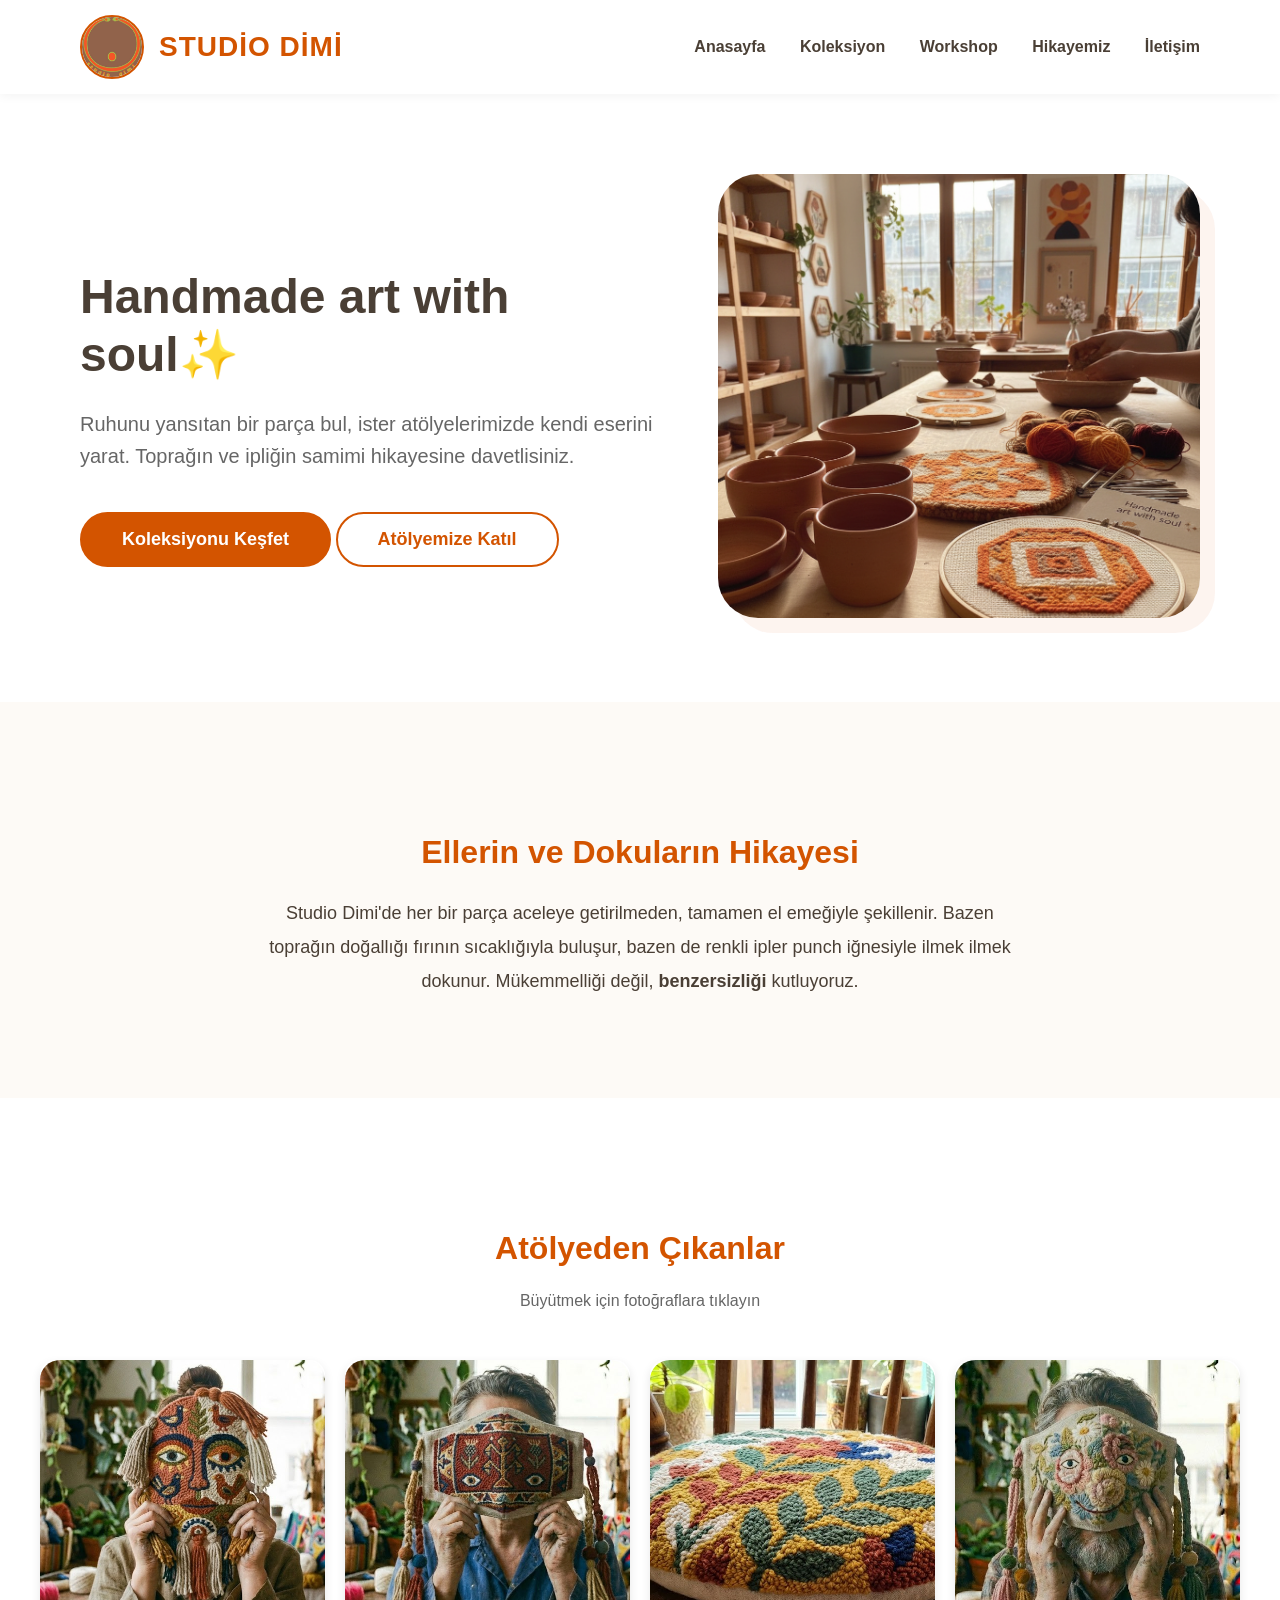
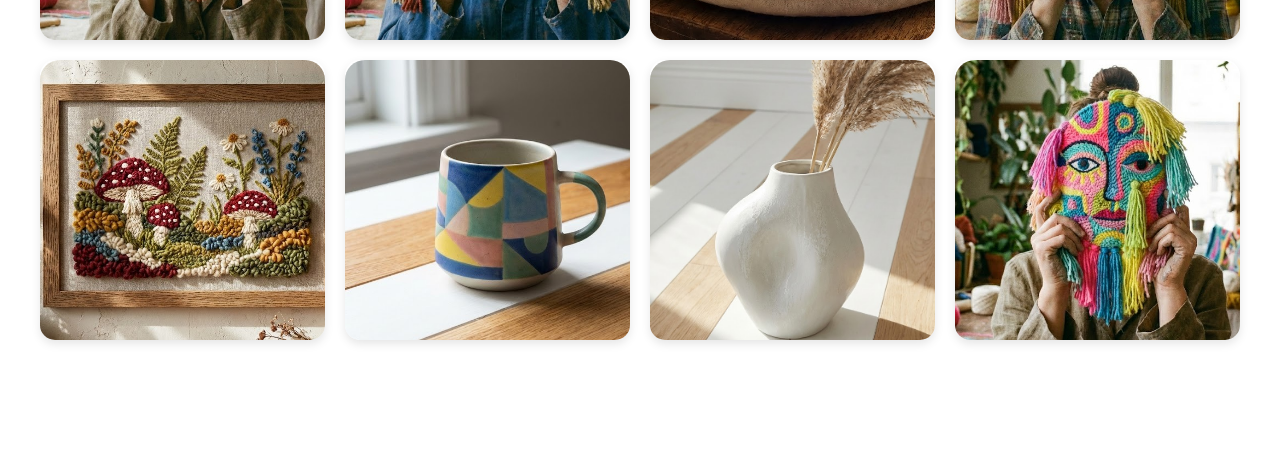
<file: index.html>
<!DOCTYPE html>
<html lang="tr">
<head>
    <meta charset="UTF-8">
    <meta name="viewport" content="width=device-width, initial-scale=1.0">
    <title>Studio Dimi | Handmade Art with Soul</title>
    <link rel="icon" type="image/png" href="image/logo.png">
    <meta name="description" content="Studio Dimi handmade art with soul">
    <meta name="keywords" content="studio, dimi, handmade, seramik, atölye, workshop">    
    <link rel="stylesheet" href="style.css">
</head>
<body>
    
    <header class="ust-kisim"> 
        <div class="logo">
            <a href="index.html">
                <img src="image/logo.png" alt="Studio Dimi Logo" class="logo-img">
                <span class="logo-metin">Studio Dimi</span>
            </a>
        </div>
        <nav class="menu">
            <a href="index.html">Anasayfa</a>
            <a href="koleksiyon.html">Koleksiyon</a>
            <a href="workshop.html">Workshop</a>
            <a href="hikayemiz.html">Hikayemiz</a>
            <a href="iletisim.html">İletişim</a>
        </nav>
    </header>

    <main>
        <section class="ana-ekran" style="display: flex; flex-direction: row; height: auto; padding: 80px; align-items: center; gap: 60px; text-align: left; background: #fff;">
            <div style="flex: 1.2;">
                <h2 style="font-size: 48px; margin-bottom: 25px; line-height: 1.2;">Handmade art with soul✨</h2>
                <p style="font-size: 20px; margin-bottom: 40px; color: #666; line-height: 1.6;">Ruhunu yansıtan bir parça bul, ister atölyelerimizde kendi eserini yarat. Toprağın ve ipliğin samimi hikayesine davetlisiniz.</p>
                <div class="buton-grubu" style="justify-content: flex-start;">
                    <a href="koleksiyon.html" class="buton buton-birincil">Koleksiyonu Keşfet</a>
                    <a href="workshop.html" class="buton buton-ikincil">Atölyemize Katıl</a>
                </div>
            </div>
            <div style="flex: 1;">
                <img src="image/hero-banner.jpg" alt="Studio Dimi Sanatı" style="width: 100%; border-radius: 40px; box-shadow: 15px 15px 0px #D3540010;">
            </div>
        </section>

        <section style="padding: 100px 20px; text-align: center; background-color: #fdfaf6;">
            <h3>Ellerin ve Dokuların Hikayesi</h3>
            <p style="max-width: 750px; margin: 0 auto; line-height: 1.9; font-size: 18px;">
                Studio Dimi'de her bir parça aceleye getirilmeden, tamamen el emeğiyle şekillenir. Bazen toprağın doğallığı fırının sıcaklığıyla buluşur, bazen de renkli ipler punch iğnesiyle ilmek ilmek dokunur. Mükemmelliği değil, <b>benzersizliği</b> kutluyoruz.
            </p>
        </section>

        <section style="padding: 100px 20px; text-align: center; background-color: #fff;">
            <h3>Atölyeden Çıkanlar</h3>
            <p style="color: #666; margin-bottom: 30px;">Büyütmek için fotoğraflara tıklayın</p>
            
            <div class="urun-galerisi">
                <div class="urun-karti"><img src="image/maskeler.jpg" alt="Studio Dimi Ürün" onclick="acModal(this.src)"></div>
                <div class="urun-karti"><img src="image/punchmask.jpg" alt="Studio Dimi Ürün" onclick="acModal(this.src)"></div>
                <div class="urun-karti"><img src="image/punchminder.jpg" alt="Studio Dimi Ürün" onclick="acModal(this.src)"></div>
                <div class="urun-karti"><img src="image/maskecalima.jpg" alt="Studio Dimi Ürün" onclick="acModal(this.src)"></div>
                <div class="urun-karti"><img src="image/mantarcalisma.jpg" alt="Studio Dimi Ürün" onclick="acModal(this.src)"></div>
                <div class="urun-karti"><img src="image/seramik.jpg" alt="Studio Dimi Ürün" onclick="acModal(this.src)"></div>
                <div class="urun-karti"><img src="image/vazo.jpg" alt="Studio Dimi Ürün" onclick="acModal(this.src)"></div>
                <div class="urun-karti"><img src="image/renklimaske.jpg" alt="Studio Dimi Ürün" onclick="acModal(this.src)"></div>
            </div>
        </section>
    </main>

    <div id="resimModal" class="modal">
        <span class="kapat" onclick="kapatModal()">&times;</span>
        <img class="modal-icerik" id="buyutulmusResim">
    </div>

    <script>
        function acModal(resimKaynagi) {
            var modal = document.getElementById("resimModal");
            var buyutulmusImg = document.getElementById("buyutulmusResim");
            modal.style.display = "block";
            buyutulmusImg.src = resimKaynagi;
        }

        function kapatModal() {
            var modal = document.getElementById("resimModal");
            modal.style.display = "none";
        }
        
        // Modal açıkken dışarı tıklanırsa da kapansın
        window.onclick = function(event) {
            var modal = document.getElementById("resimModal");
            if (event.target == modal) {
                modal.style.display = "none";
            }
        }
    </script>
</body>
</html>
</file>
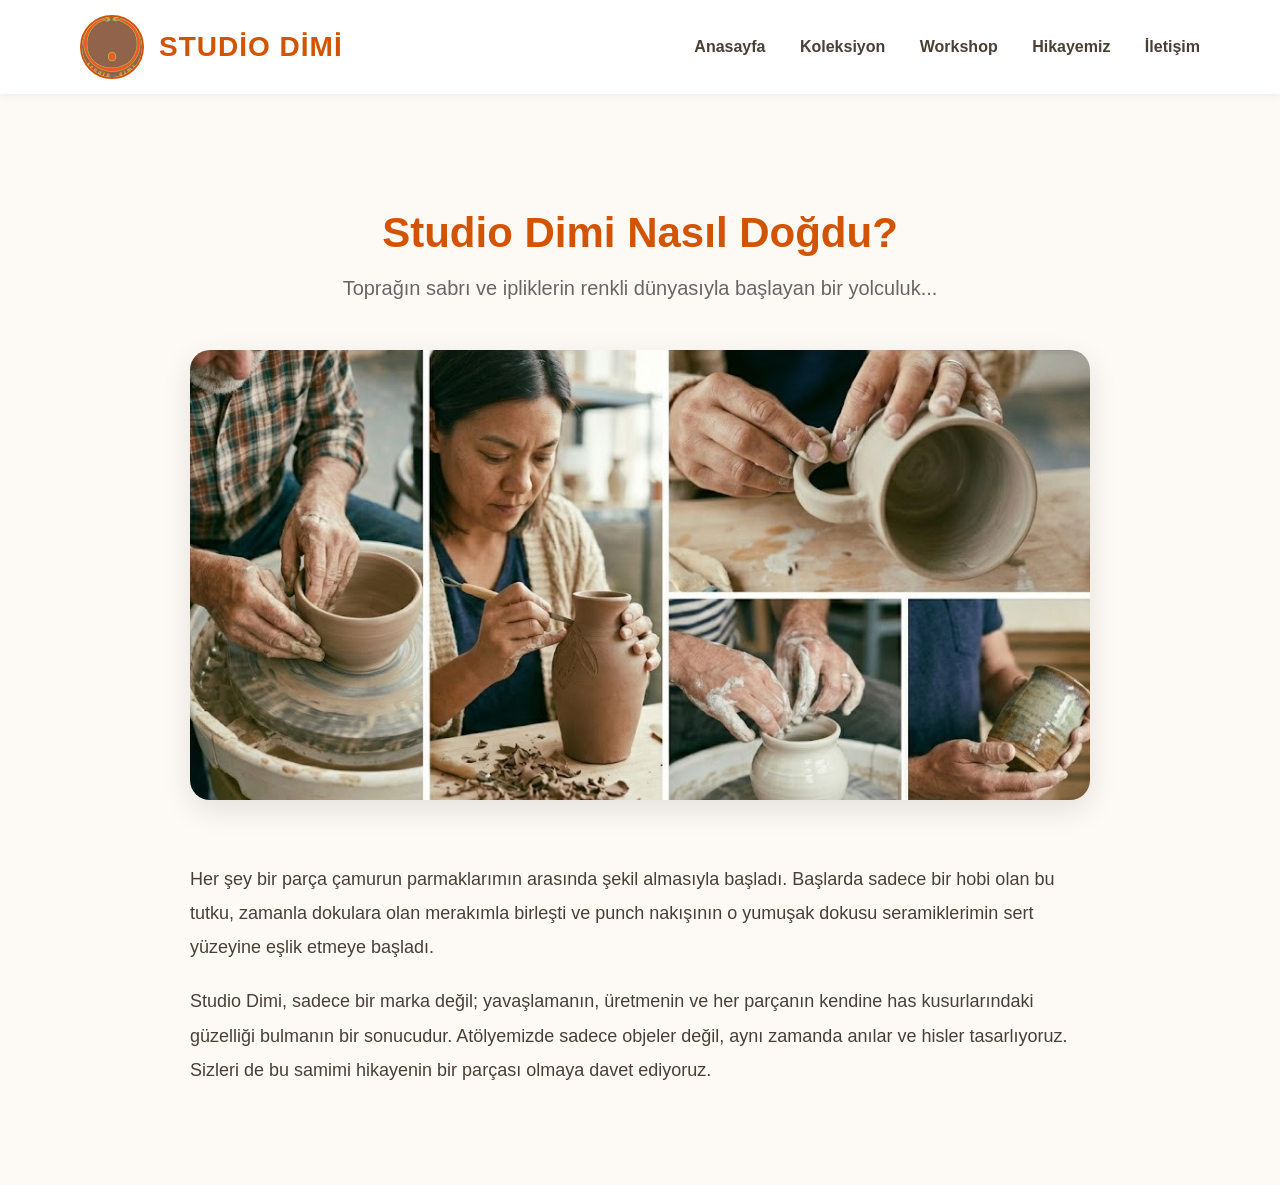
<file: hikayemiz.html>
<!DOCTYPE html>
<html lang="tr">
<head>
    <meta charset="UTF-8">
    <meta name="viewport" content="width=device-width, initial-scale=1.0">
    <title>Hikayemiz | Studio Dimi</title>
    <link rel="icon" type="image/png" href="image/logo.png">
    <link rel="stylesheet" href="style.css">
</head>
<body>
    
    <header class="ust-kisim"> 
        <div class="logo">
            <a href="index.html">
                <img src="image/logo.png" alt="Studio Dimi Logo" class="logo-img">
                <span class="logo-metin">Studio Dimi</span>
            </a>
        </div>
        <nav class="menu">
            <a href="index.html">Anasayfa</a>
            <a href="koleksiyon.html">Koleksiyon</a>
            <a href="workshop.html">Workshop</a>
            <a href="hikayemiz.html">Hikayemiz</a>
            <a href="iletisim.html">İletişim</a>
        </nav>
    </header>

    <main style="padding: 80px 20px; max-width: 900px; margin: 0 auto; text-align: center;">
        
        <h2 style="font-size: 42px; color: #D35400; margin-bottom: 20px;">Studio Dimi Nasıl Doğdu?</h2>
        <p style="font-size: 20px; color: #666; margin-bottom: 50px;">Toprağın sabrı ve ipliklerin renkli dünyasıyla başlayan bir yolculuk...</p>

        <img src="image/seramikworkshop.jpg" alt="Studio Dimi Atölye" style="width: 100%; height: 450px; object-fit: cover; border-radius: 20px; box-shadow: 0 10px 30px rgba(0,0,0,0.1); margin-bottom: 40px;">

        <div style="text-align: left; line-height: 1.9; font-size: 18px; color: #4a3f35;">
            <p style="margin-bottom: 20px;">
                Her şey bir parça çamurun parmaklarımın arasında şekil almasıyla başladı. Başlarda sadece bir hobi olan bu tutku, zamanla dokulara olan merakımla birleşti ve punch nakışının o yumuşak dokusu seramiklerimin sert yüzeyine eşlik etmeye başladı.
            </p>
            <p>
                Studio Dimi, sadece bir marka değil; yavaşlamanın, üretmenin ve her parçanın kendine has kusurlarındaki güzelliği bulmanın bir sonucudur. Atölyemizde sadece objeler değil, aynı zamanda anılar ve hisler tasarlıyoruz. Sizleri de bu samimi hikayenin bir parçası olmaya davet ediyoruz.
            </p>
        </div>
    </main>

</body>
</html>
</file>
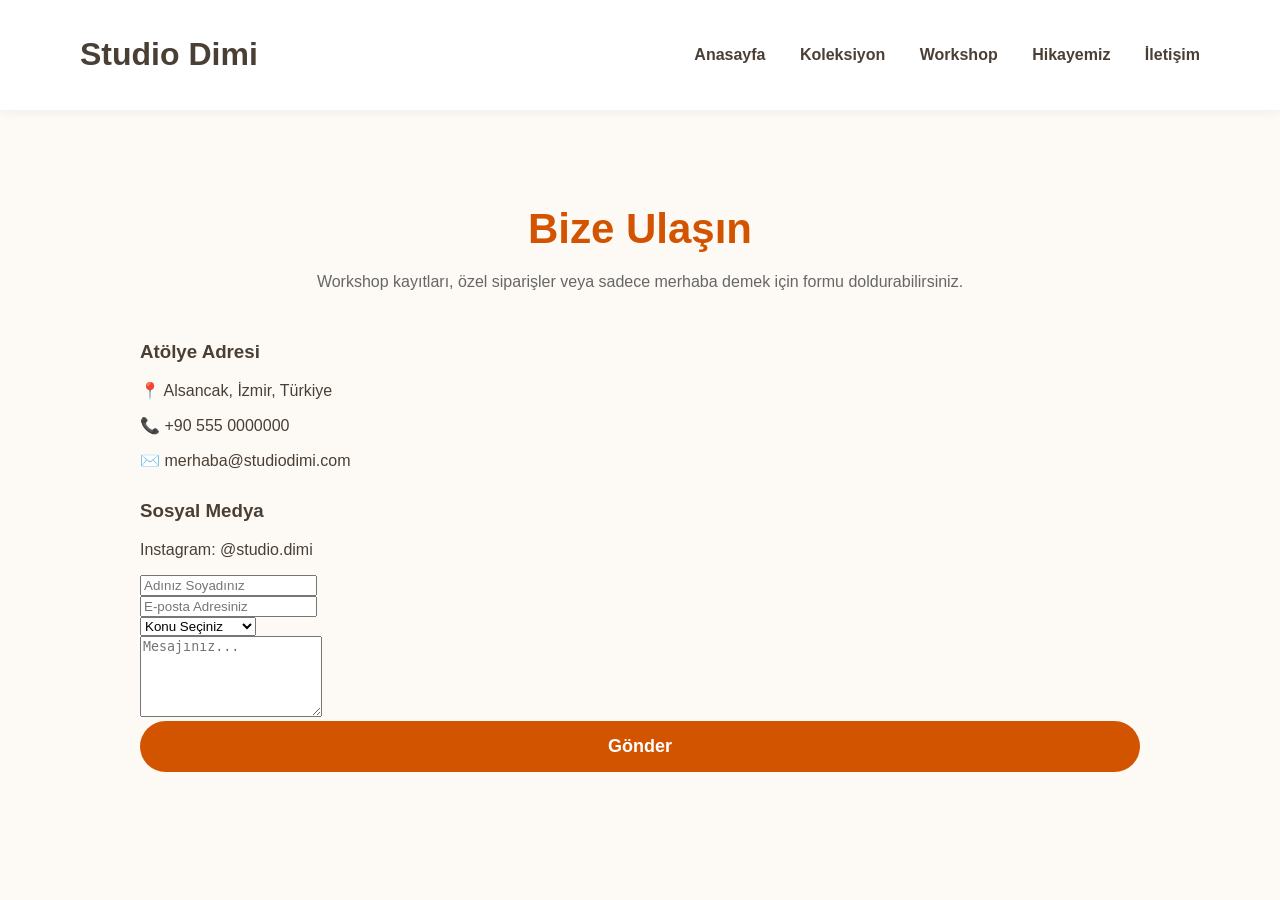
<file: iletisim.html>
<!DOCTYPE html>
<html lang="tr">
<head>
    <meta charset="UTF-8">
    <meta name="viewport" content="width=device-width, initial-scale=1.0">
    <title>İletişim | Studio Dimi</title>
    <link rel="stylesheet" href="style.css">       
</head>
<body>
    <header class="ust-kisim"> 
        <div class="logo">
            <h1>Studio Dimi</h1>
        </div>
        <nav class="menu">
            <a href="index.html">Anasayfa</a>
            <a href="koleksiyon.html">Koleksiyon</a>
            <a href="workshop.html">Workshop</a>
            <a href="hikayemiz.html">Hikayemiz</a>
            <a href="iletisim.html">İletişim</a>
        </nav>
    </header>

    <main style="padding: 60px 20px; max-width: 1000px; margin: 0 auto;">
        
        <h2 style="font-size: 42px; color: #D35400; text-align: center; margin-bottom: 20px;">Bize Ulaşın</h2>
        <p style="text-align: center; color: #666; margin-bottom: 50px;">Workshop kayıtları, özel siparişler veya sadece merhaba demek için formu doldurabilirsiniz.</p>

       <div class="iletisim-alani">
            
            <div class="iletisim-bilgileri">
                <h3>Atölye Adresi</h3>
                <p>📍 Alsancak, İzmir, Türkiye</p>
                <p>📞 +90 555 0000000</p>
                <p>✉️ merhaba@studiodimi.com</p>
                
                <h3 style="margin-top: 30px;">Sosyal Medya</h3>
                <p>Instagram: @studio.dimi</p>
            </div>

            <form class="iletisim-formu">
                <div style="width: 100%;">
                    <input type="text" placeholder="Adınız Soyadınız" required>
                </div>
                <div style="width: 100%;">
                    <input type="email" placeholder="E-posta Adresiniz" required>
                </div>
                <div style="width: 100%;">
                    <select required>
                        <option value="" disabled selected>Konu Seçiniz</option>
                        <option value="workshop">Workshop Kayıt</option>
                        <option value="siparis">Özel Sipariş</option>
                    </select>
                </div>
                <div style="width: 100%;">
                    <textarea rows="5" placeholder="Mesajınız..." required></textarea>
                </div>
                
                <button type="submit" class="buton buton-birincil" style="width: 100%; border: none;">Gönder</button>
            </form>

        </div>
    </main>
</body>
</html>
</file>
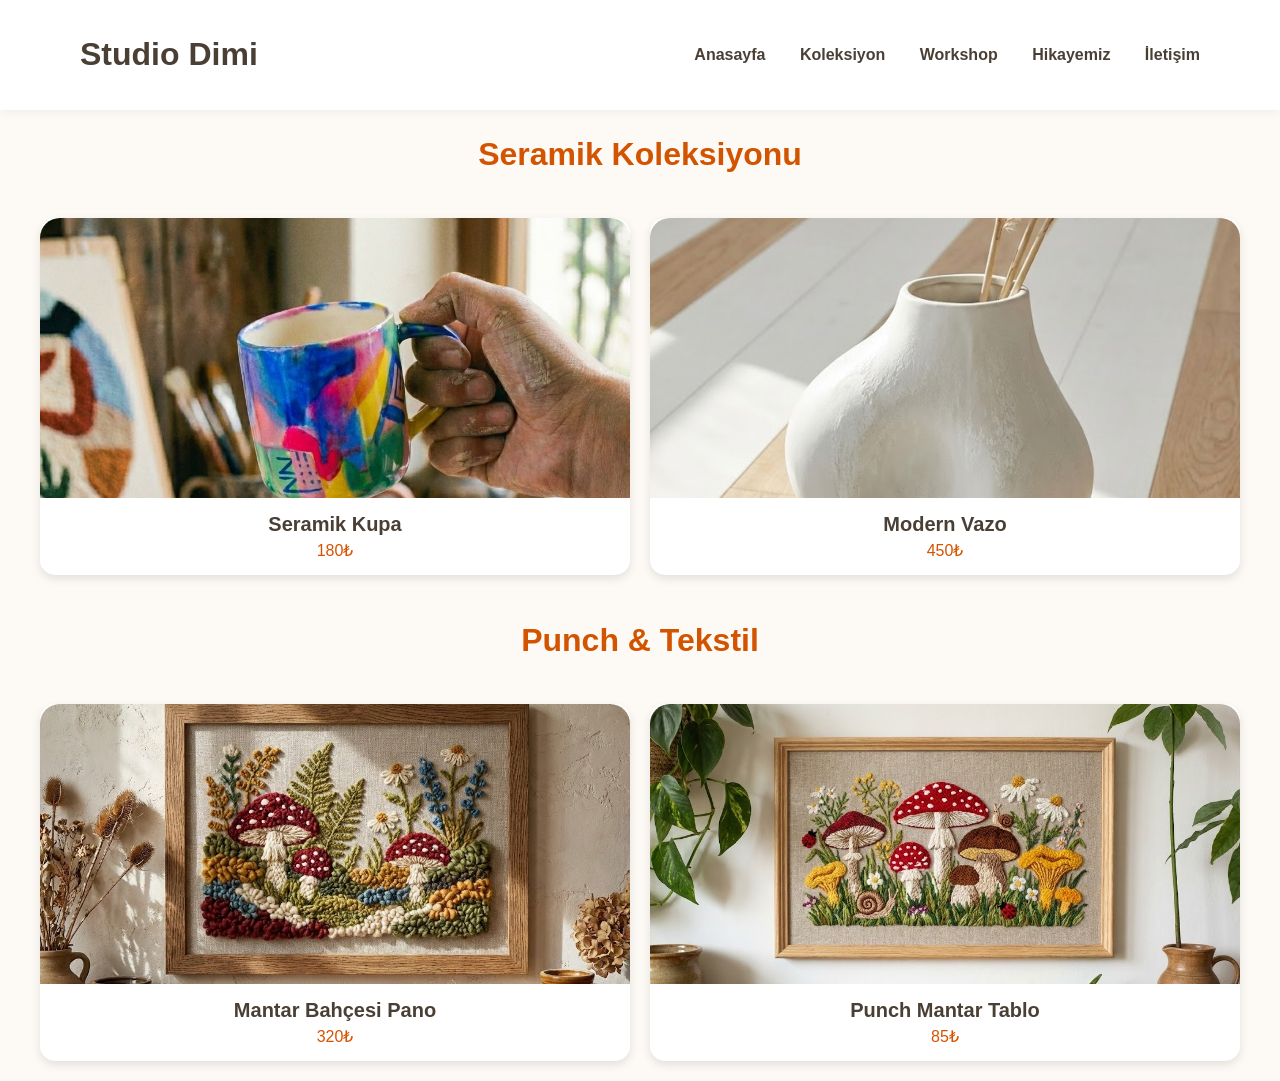
<file: koleksiyon.html>
<!DOCTYPE html>
<html lang="tr">
<head>
    <meta charset="UTF-8">
    <meta name="viewport" content="width=device-width, initial-scale=1.0">
    <title>STUDİO DİMİ</title>
    <meta name="description" content="studio dimi handmade art with soul">
    <meta name="keywords" content="studio, dimi, handmade, seramik, atölye, workshop">
<link rel="stylesheet" href="style.css">       
</head>
<body>
    <header class="ust-kisim"> 
        <div class="logo">
            <h1>Studio Dimi</h1>
        </div>
<nav class="menu">
    <a href="index.html">Anasayfa</a>
        <a href="koleksiyon.html">Koleksiyon</a>
        <a href="Workshop.html">Workshop</a>
        <a href="hikayemiz.html">Hikayemiz</a>
        <a href="iletisim.html">İletişim</a>
    </nav></header>
<main style="text-align: center;">
    
    <h2 class="kategori-baslik">Seramik Koleksiyonu</h2>
    
    <div class="urun-galerisi">
        <div class="urun-karti">
            <img src="image/kupa.jpg" alt="Seramik Fincan">
            <h4>Seramik Kupa</h4>
            <p>180₺</p>
        </div>
        
        <div class="urun-karti">
            <img src="image/vazo.jpg" alt="Modern Vazo">
            <h4>Modern Vazo</h4>
            <p>450₺</p>
        </div>

        </div>

    <h2 class="kategori-baslik">Punch & Tekstil</h2>
    
    <div class="urun-galerisi">
        <div class="urun-karti">
            <img src="image/mantarcalisma.jpg" alt="Mantar Bahçesi Pano">
            <h4>Mantar Bahçesi Pano</h4>
            <p>320₺</p>
        </div>

        <div class="urun-karti">
            <img src="image/mantarpunch.jpg" alt="Punch Tablo">
            <h4>Punch Mantar Tablo</h4>
            <p>85₺</p>
        </div>
    </div>

</main>
<div id="resimModal" onclick="this.style.display='none'">
    <img id="modalResmi">
</div>
  <script>
    const urunResimleri = document.querySelectorAll('.urun-karti img');
    const modal = document.getElementById('resimModal');
    const modalImg = document.getElementById('modalResmi');

    urunResimleri.forEach(resim => {
        resim.onclick = function() {
            modal.style.display = "flex"; 
            modalImg.src = this.src;
        }
    });
</script>
</body>
</html>
</file>
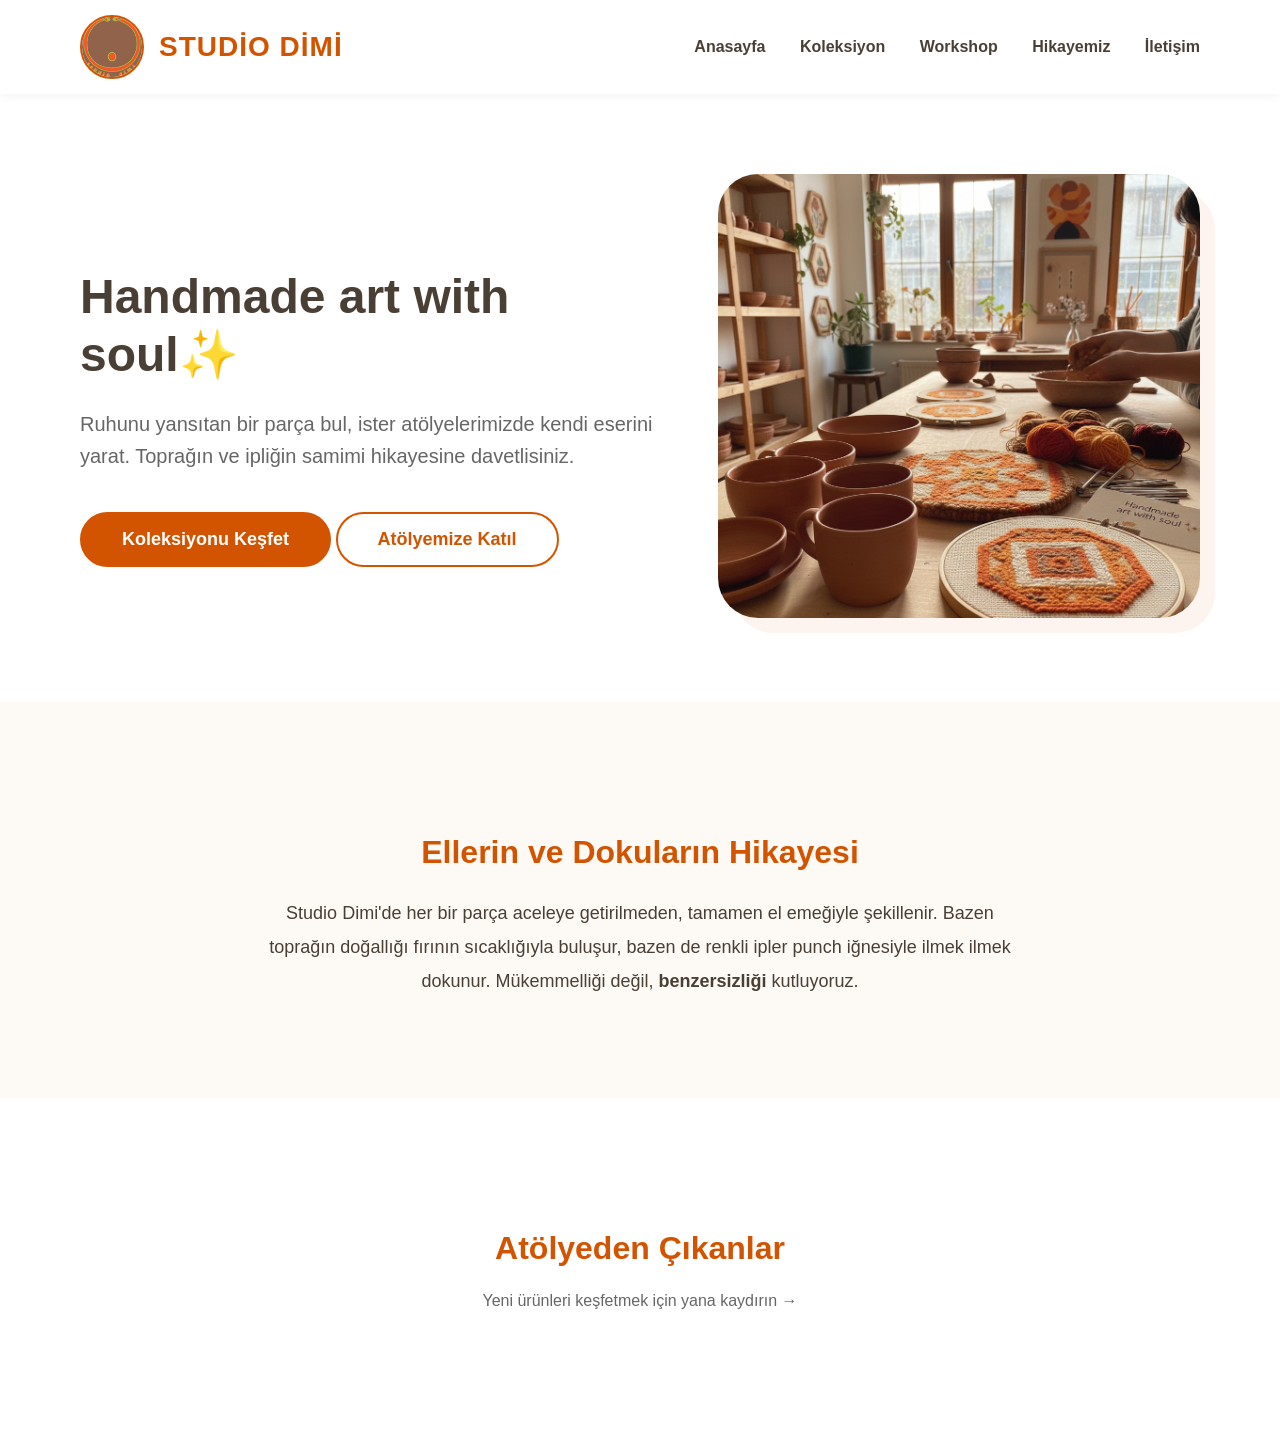
<file: sablon.html>
<!DOCTYPE html>
<html lang="tr">
<head>
    <meta charset="UTF-8">
    <meta name="viewport" content="width=device-width, initial-scale=1.0">
    <title>Studio Dimi | Handmade Art with Soul</title>
    <link rel="icon" type="image/png" href="image/logo.png">
    <meta name="description" content="Studio Dimi handmade art with soul">
    <meta name="keywords" content="studio, dimi, handmade, seramik, atölye, workshop">    
    <link rel="stylesheet" href="style.css">
</head>
<body>
    
    <header class="ust-kisim"> 
        <div class="logo">
            <a href="index.html">
                <img src="image/logo.png" alt="Studio Dimi Logo" class="logo-img">
                <span class="logo-metin">Studio Dimi</span>
            </a>
        </div>
        <nav class="menu">
            <a href="index.html">Anasayfa</a>
            <a href="koleksiyon.html">Koleksiyon</a>
            <a href="workshop.html">Workshop</a>
            <a href="hikayemiz.html">Hikayemiz</a>
            <a href="iletisim.html">İletişim</a>
        </nav>
    </header>

    <main>
        <section class="ana-ekran" style="display: flex; flex-direction: row; height: auto; padding: 80px; align-items: center; gap: 60px; text-align: left; background: #fff;">
            <div style="flex: 1.2;">
                <h2 style="font-size: 48px; margin-bottom: 25px; line-height: 1.2;">Handmade art with soul✨</h2>
                <p style="font-size: 20px; margin-bottom: 40px; color: #666; line-height: 1.6;">Ruhunu yansıtan bir parça bul, ister atölyelerimizde kendi eserini yarat. Toprağın ve ipliğin samimi hikayesine davetlisiniz.</p>
                <div class="buton-grubu" style="justify-content: flex-start;">
                    <a href="koleksiyon.html" class="buton buton-birincil">Koleksiyonu Keşfet</a>
                    <a href="workshop.html" class="buton buton-ikincil">Atölyemize Katıl</a>
                </div>
            </div>
            <div style="flex: 1;">
                <img src="image/hero-banner.jpg" alt="Studio Dimi Sanatı" style="width: 100%; border-radius: 40px; box-shadow: 15px 15px 0px #D3540010;">
            </div>
        </section>

        <section style="padding: 100px 20px; text-align: center; background-color: #fdfaf6;">
            <h3>Ellerin ve Dokuların Hikayesi</h3>
            <p style="max-width: 750px; margin: 0 auto; line-height: 1.9; font-size: 18px;">
                Studio Dimi'de her bir parça aceleye getirilmeden, tamamen el emeğiyle şekillenir. Bazen toprağın doğallığı fırının sıcaklığıyla buluşur, bazen de renkli ipler punch iğnesiyle ilmek ilmek dokunur. Mükemmelliği değil, <b>benzersizliği</b> kutluyoruz.
            </p>
        </section>

        <section style="padding: 100px 20px; text-align: center; background-color: #fff;">
            <h3>Atölyeden Çıkanlar</h3>
            <p style="color: #666; margin-bottom: 30px;">Yeni ürünleri keşfetmek için yana kaydırın →</p>
</file>
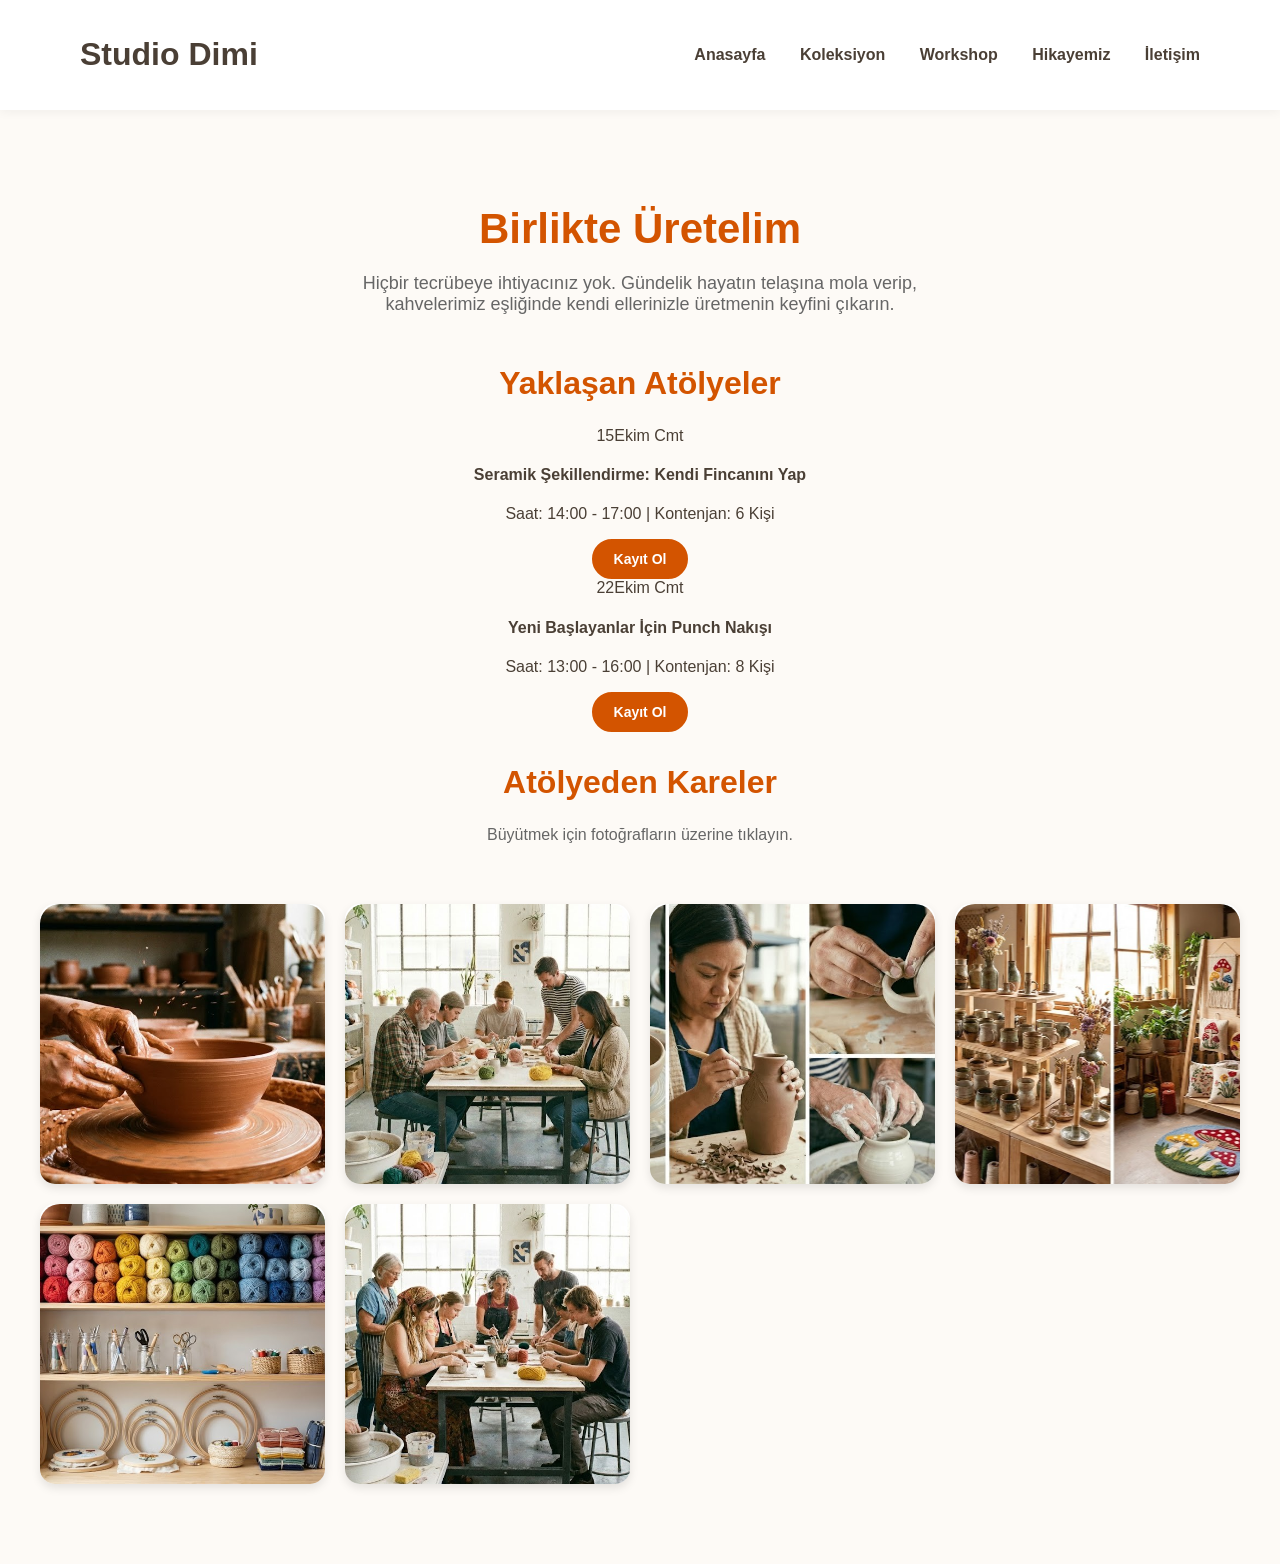
<file: workshop.html>
<!DOCTYPE html>
<html lang="tr">
<head>
    <meta charset="UTF-8">
    <meta name="viewport" content="width=device-width, initial-scale=1.0">
    <title>STUDİO DİMİ</title>
    <meta name="description" content="studio dimi handmade art with soul">
    <meta name="keywords" content="studio, dimi, handmade, seramik, atölye, workshop">
<link rel="stylesheet" href="style.css">     
</head>
<body>
    <header class="ust-kisim"> 
        <div class="logo">
            <h1>Studio Dimi</h1>
        </div>
<nav class="menu">
    <a href="index.html">Anasayfa</a>
        <a href="koleksiyon.html">Koleksiyon</a>
        <a href="workshop.html">Workshop</a>
        <a href="hikayemiz.html">Hikayemiz</a>
        <a href="iletisim.html">İletişim</a>
    </nav></header>
<main style="padding: 60px 20px; text-align: center;">

    <h2 style="font-size: 42px; color: #D35400; margin-bottom: 20px;">Birlikte Üretelim</h2>
    <p style="font-size: 18px; color: #666; max-width: 600px; margin: 0 auto 50px auto;">
        Hiçbir tecrübeye ihtiyacınız yok. Gündelik hayatın telaşına mola verip, kahvelerimiz eşliğinde kendi ellerinizle üretmenin keyfini çıkarın.
    </p>

    <h3 class="kategori-baslik">Yaklaşan Atölyeler</h3>
    <div class="takvim-listesi">
        
        <div class="takvim-karti">
            <div class="takvim-tarih">15<span>Ekim Cmt</span></div>
            <div class="takvim-detay">
                <h4>Seramik Şekillendirme: Kendi Fincanını Yap</h4>
                <p>Saat: 14:00 - 17:00 | Kontenjan: 6 Kişi</p>
            </div>
            <a href="iletisim.html" class="buton buton-birincil" style="padding: 10px 20px; font-size: 14px;">Kayıt Ol</a>
        </div>

        <div class="takvim-karti">
            <div class="takvim-tarih">22<span>Ekim Cmt</span></div>
            <div class="takvim-detay">
                <h4>Yeni Başlayanlar İçin Punch Nakışı</h4>
                <p>Saat: 13:00 - 16:00 | Kontenjan: 8 Kişi</p>
            </div>
            <a href="iletisim.html" class="buton buton-birincil" style="padding: 10px 20px; font-size: 14px;">Kayıt Ol</a>
        </div>

    </div>

    <h3 class="kategori-baslik">Atölyeden Kareler</h3>
    <p style="color: #666; margin-bottom: 40px;">Büyütmek için fotoğrafların üzerine tıklayın.</p>
    
    <div class="urun-galerisi">
        <div class="urun-karti">
            <img src="image/seramikyapim.jpg" alt="Atölye çalışmasından seramik yapan eller">
        </div>
        <div class="urun-karti">
            <img src="image/punchworkshop.jpg" alt="Punch nakışı yapan katılımcılar">
        </div>
        <div class="urun-karti">
            <img src="image/seramikworkshop.jpg" alt="seramik Workshop">
        </div>
         <div class="urun-karti">
            <img src="image/atolyeürün.jpg" alt="Atölyemiz">
        </div>
    <div class="urun-karti">
            <img src="image/punchmalzeme.jpg" alt="Punch Atölyemiz">
        </div>
         <div class="urun-karti">
            <img src="image/workshop.jpg" alt="Çalışmalarımız">
        </div>
    </div>
 
</main>
   <div id="resimModal" onclick="this.style.display='none'">
    <img id="modalResmi">
</div>
<script>
    const urunResimleri = document.querySelectorAll('.urun-karti img');
    const modal = document.getElementById('resimModal');
    const modalImg = document.getElementById('modalResmi');

    urunResimleri.forEach(resim => {
        resim.onclick = function() {
            modal.style.display = "flex"; 
            modalImg.src = this.src;
        }
    });
</script>
</body>
</html>
</file>
<file: style.css>
/* =========================================
   1. GENEL AYARLAR (Temel Yazı Tipi ve Renkler)
========================================= */
body {
    font-family: 'Segoe UI', Tahoma, Geneva, Verdana, sans-serif !important;
    margin: 0;
    padding: 0;
    background-color: #fdfaf6; 
    color: #4a3f35; 
}

/* =========================================
   2. MENÜ VE LOGO ALANI
========================================= */
.ust-kisim {
    display: flex;
    justify-content: space-between;
    align-items: center;
    padding: 15px 80px;
    background-color: rgba(255,255,255,0.95);
    box-shadow: 0 2px 10px rgba(0,0,0,0.05);
    position: sticky; 
    top: 0;
    z-index: 1000;
    backdrop-filter: blur(5px);
}

/* --- YENİ EKLENEN YUVARLAK LOGO VE METİN AYARLARI --- */
.logo a {
    display: flex;
    align-items: center; /* Resmi ve yazıyı dikeyde tam ortalar */
    gap: 15px; /* Resim ile yazı arasındaki boşluk */
    text-decoration: none;
}

.logo-img {
    width: 60px;
    height: 60px;
    border-radius: 50%; /* Kare resmi kusursuz bir yuvarlağa çevirir */
    object-fit: cover; /* Resmin sündürülmesini engeller */
    transition: transform 0.3s ease;
    border: 2px solid #D35400; /* Logoya ince şık bir çerçeve (isteğe bağlı) */
}

.logo-metin {
    font-size: 28px;
    letter-spacing: 1px;
    color: #D35400;
    text-transform: uppercase;
    font-weight: bold;
}

.logo a:hover .logo-img {
    transform: scale(1.05); /* Üzerine gelince logo hafif büyür */
}

/* --- MENÜ LİNKLERİ --- */
.menu a {
    text-decoration: none;
    color: #4a3f35;
    margin-left: 30px;
    font-weight: 600;
    transition: 0.3s ease;
}

.menu a:hover { 
    color: #D35400; 
}

/* =========================================
   3. BAŞLIKLAR VE BUTONLAR
========================================= */
section h3, .kategori-baslik {
    font-size: 32px;
    color: #D35400;
    margin-bottom: 25px;
    text-align: center;
}

.buton-birincil, .buton-ikincil {
    padding: 15px 40px;
    font-size: 18px;
    border-radius: 50px;
    text-decoration: none;
    display: inline-block;
    cursor: pointer;
    font-weight: bold;
    transition: 0.3s ease;
}

.buton-birincil {
    background-color: #D35400;
    color: white;
    border: 2px solid #D35400;
}
.buton-birincil:hover {
    background-color: transparent;
    color: #D35400;
}

.buton-ikincil {
    background-color: transparent;
    color: #D35400;
    border: 2px solid #D35400;
}
.buton-ikincil:hover {
    background-color: #D35400;
    color: white;
}

/* =========================================
   4. ÜRÜN KARTLARI (Kusursuz Boyutlandırma)
========================================= */
.urun-karti {
    display: flex;
    flex-direction: column;
    background: #fff; 
    border-radius: 20px;
    overflow: hidden; 
    box-shadow: 0 5px 15px rgba(0,0,0,0.05);
    transition: transform 0.4s ease, box-shadow 0.4s ease;
    cursor: pointer;
}

.urun-karti:hover {
    transform: translateY(-10px) scale(1.03);
    box-shadow: 0 15px 30px rgba(0,0,0,0.15);
}

.urun-karti img {
    width: 100% !important;
    height: 280px !important; 
    object-fit: cover !important; 
    display: block; 
    border-radius: 20px 20px 0 0 !important; 
}

.urun-karti h4 { margin: 15px 15px 5px 15px; font-size: 20px; text-align: center; }
.urun-karti p { margin: 0 15px 15px 15px; color: #D35400; font-weight: 500; text-align: center; }

/* Scroll Çubuğunu Gizleme */
div[style*="overflow-x: auto"]::-webkit-scrollbar { display: none; }
div[style*="overflow-x: auto"] { scrollbar-width: none; }

/* =========================================
   5. BÜYÜK RESİM PENCERESİ (MODAL)
========================================= */
#resimModal {
    display: none;
    position: fixed;
    z-index: 9999;
    left: 0; top: 0; width: 100%; height: 100%;
    background-color: rgba(0,0,0,0.9);
    align-items: center; justify-content: center;
    cursor: zoom-out;
}

#modalResmi {
    max-width: 90%; max-height: 80%;
    border-radius: 10px;
    box-shadow: 0 0 30px rgba(0,0,0,0.5);
    animation: zoomla 0.3s;
}

@keyframes zoomla {
    from {transform: scale(0.7)} 
    to {transform: scale(1)}

}
/* --- YENİ GALERİ TASARIMI --- */
.urun-galerisi {
    display: grid;
    grid-template-columns: repeat(auto-fit, minmax(250px, 1fr)); /* Yan yana dizer, ekrana sığdırır */
    gap: 20px;
    max-width: 1200px;
    margin: 0 auto;
    padding: 20px;
}

.urun-karti {
    border-radius: 15px;
    overflow: hidden;
    cursor: pointer; /* Fareyle üzerine gelince el işareti çıkar */
    box-shadow: 0 4px 10px rgba(0,0,0,0.1);
    transition: transform 0.3s ease; /* Hover efekti için yumuşaklık */
}

.urun-karti:hover {
    transform: translateY(-10px); /* Üzerine gelince resmi hafif yukarı kaldırır */
}

.urun-karti img {
    width: 100%;
    height: 300px;
    object-fit: cover; /* Resimleri orantılı kesip sığdırır */
    display: block;
}

/* --- TIKLANINCA BÜYÜYEN RESİM (MODAL) EKRANI --- */
.modal {
    display: none; /* Başlangıçta gizli */
    position: fixed; 
    z-index: 1000; /* Her şeyin üstünde çıkar */
    padding-top: 50px; 
    left: 0;
    top: 0;
    width: 100%; 
    height: 100%; 
    background-color: rgba(0,0,0,0.9); /* Yarı saydam siyah arka plan */
}

.modal-icerik {
    margin: auto;
    display: block;
    max-width: 80%;
    max-height: 80%;
    border-radius: 10px;
}

.kapat {
    position: absolute;
    top: 15px;
    right: 35px;
    color: #f1f1f1;
    font-size: 40px;
    font-weight: bold;
    cursor: pointer;
}

.kapat:hover,
.kapat:focus {
    color: #bbb;
    text-decoration: none;
    cursor: pointer;
}
</file>
